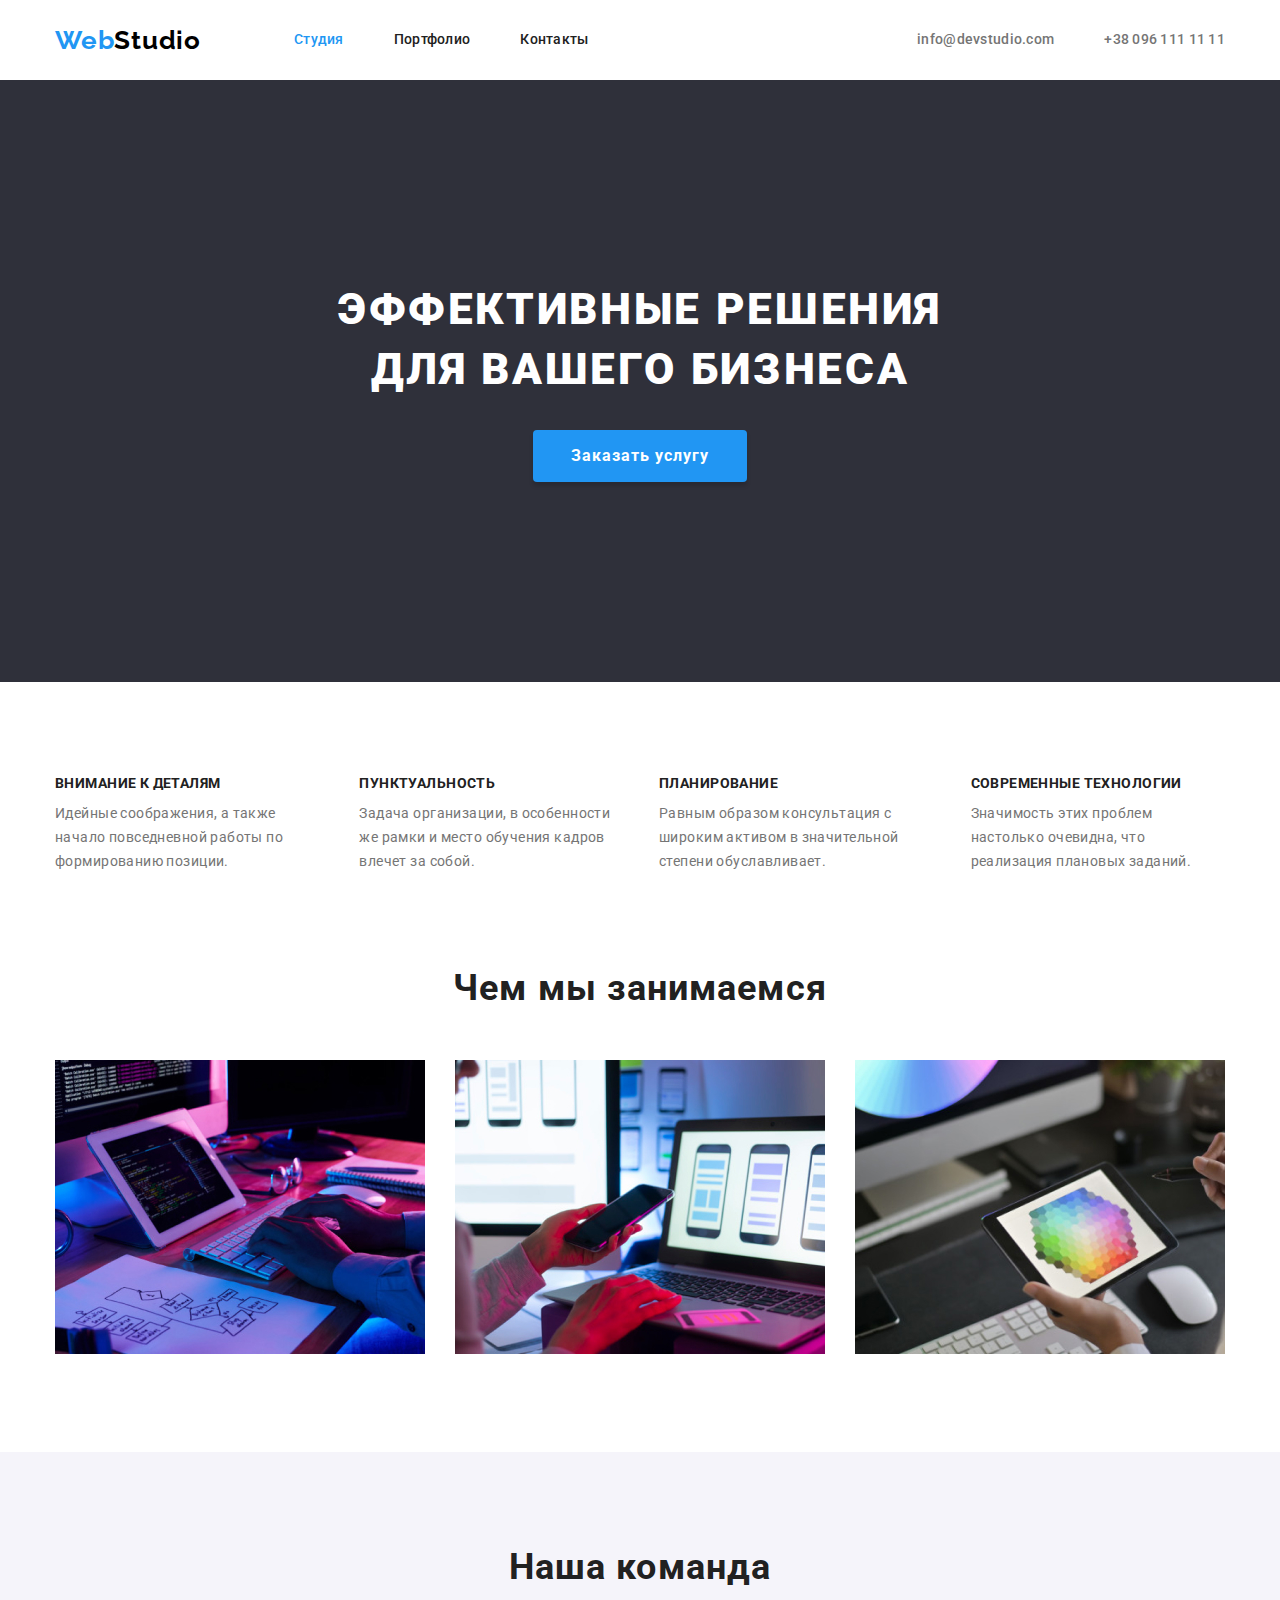
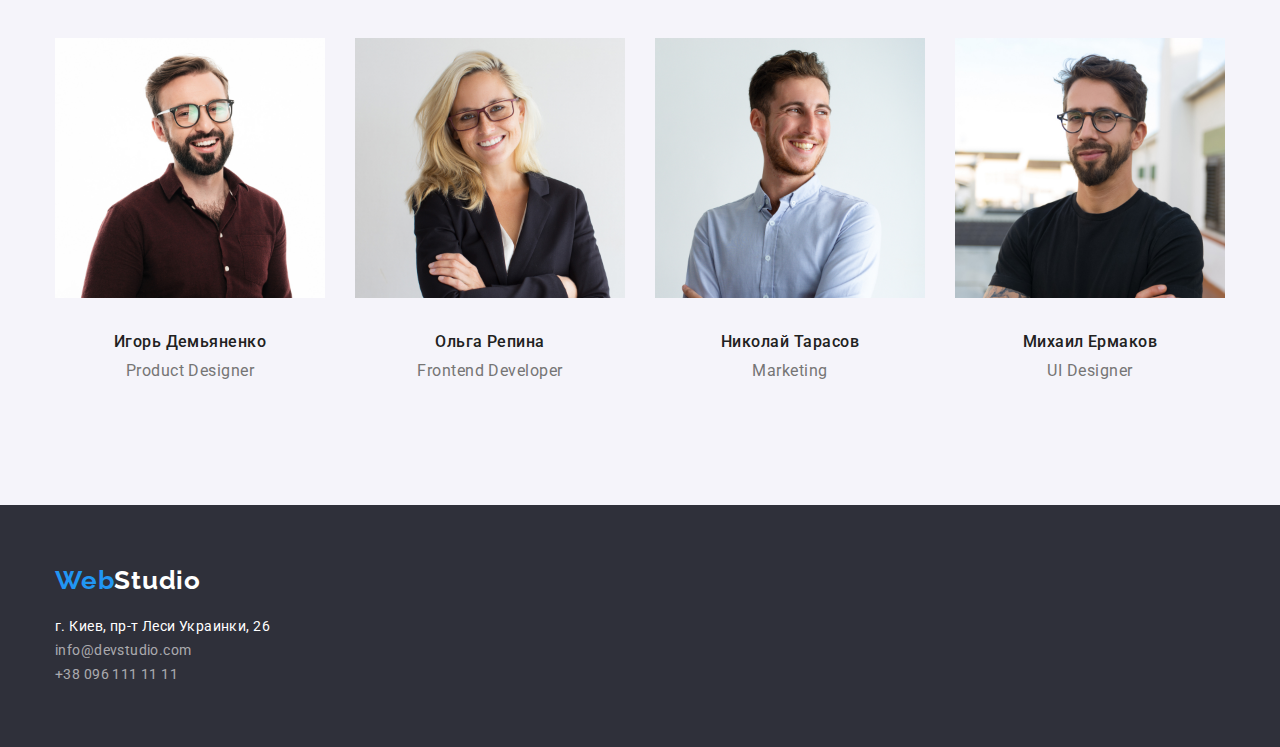
<file: index.html>
<!DOCTYPE html>
<html lang="ru">
  <head>
    <meta charset="UTF-8" />
    <meta name="viewport" content="width=device-width, initial-scale=1.0" />
    <title>Главная</title>
    <link rel="preconnect" href="https://fonts.gstatic.com" />
    <link
      href="https://fonts.googleapis.com/css2?family=Raleway:wght@700&family=Roboto:wght@400;500;700;900&display=swap"
      rel="stylesheet"
    />
    <link
      rel="stylesheet"
      href="https://cdnjs.cloudflare.com/ajax/libs/modern-normalize/1.0.0/modern-normalize.min.css"
    />
    <link rel="stylesheet" href="./css/styles.css" />
  </head>
  <body>
    <header>
      <div class="container header">
        <nav class="page-navi">
          <!-- логотип -->
          <a class="logo" href="./index.html"
            ><span class="logo-start">Web</span>Studio</a
          >

          <!-- Головна навігація -->

          <ul class="menu">
            <li class="item">
              <a class="page-nav-link current" href="./index.html">Студия</a>
            </li>
            <li class="item">
              <a class="page-nav-link" href="./portfolio.html">Портфолио</a>
            </li>
            <li class="item"><a class="page-nav-link" href="">Контакты</a></li>
          </ul>
        </nav>

        <ul class="contact">
          <li class="item">
            <a class="contact-link" href="mailto:info@devstudio.com"
              >info@devstudio.com</a
            >
          </li>
          <li class="item">
            <a class="contact-link" href="tel:+380961111111"
              >+38 096 111 11 11</a
            >
          </li>
        </ul>
      </div>
    </header>

    <main>
      <!-- Основний текст сайту -->
      <section class="hero">
        <div class="container">
          <h1 class="title">
            Эффективные решения<br />
            для вашего бизнеса
          </h1>

          <button class="hero-btn" type="button">
            <span class="text">Заказать услугу</span>
          </button>
        </div>
      </section>

      <!-- Особливості вебстудії -->
      <section class="special">
        <div class="container">
          <ul class="list-special">
            <li class="item">
              <h3 class="special-title">Внимание к деталям</h3>
              <p class="special-text">
                Идейные соображения, а также начало повседневной работы по
                формированию позиции.
              </p>
            </li>

            <li class="item">
              <h3 class="special-title">Пунктуальность</h3>
              <p class="special-text">
                Задача организации, в особенности же рамки и место обучения
                кадров влечет за собой.
              </p>
            </li>

            <li class="item">
              <h3 class="special-title">Планирование</h3>
              <p class="special-text">
                Равным образом консультация с широким активом в значительной
                степени обуславливает.
              </p>
            </li>

            <li class="item">
              <h3 class="special-title">Современные технологии</h3>
              <p class="special-text">
                Значимость этих проблем настолько очевидна, что реализация
                плановых заданий.
              </p>
            </li>
          </ul>
        </div>
      </section>

      <!-- Чим ми займаємось -->
      <section class="doings">
        <div class="container">
          <h2 class="doings-title">Чем мы занимаемся</h2>

          <ul class="doing-list">
            <li class="item">
              <img
                src="./images/todo1.jpg"
                alt="Людина працює за компом"
                width="370"
              />
            </li>
            <li class="item">
              <img
                src="./images/todo2.jpg"
                alt="Людина з телефоном у руці за ноутом"
                width="370"
              />
            </li>
            <li class="item">
              <img
                src="./images/todo3.jpg"
                alt="Людина з планшетом у руці"
                width="370"
              />
            </li>
          </ul>
        </div>
      </section>

      <!-- Наша команда  -->
      <section class="team">
        <div class="container">
          <h2 class="team-title">Наша команда</h2>

          <ul class="team-list">
            <li class="item">
              <img
                src="./images/igor.jpg"
                alt="фото чоловіка Игорь Демьяненко"
                width="270"
              />
              <h3 class="item-title">Игорь Демьяненко</h3>
              <p class="item-text">Product Designer</p>
            </li>

            <li class="item">
              <img
                src="./images/olga.jpg"
                alt="фото жінки Ольга Репина"
                width="270"
              />
              <h3 class="item-title">Ольга Репина</h3>
              <p class="item-text">Frontend Developer</p>
            </li>

            <li class="item">
              <img
                src="./images/nick.jpg"
                alt="фото чоловіка Николай Тарасов"
                width="270"
              />
              <h3 class="item-title">Николай Тарасов</h3>
              <p class="item-text">Marketing</p>
            </li>

            <li class="item">
              <img
                src="./images/misha.jpg"
                alt="фото чоловіка Михаил Ермаков"
                width="270"
              />
              <h3 class="item-title">Михаил Ермаков</h3>
              <p class="item-text">UI Designer</p>
            </li>
          </ul>
        </div>
      </section>
    </main>

    <!-- Підвал  -->
    <footer class="footer">
      <div class="container">
        <a class="logo-footer" href=""
          ><span class="logo-start">Web</span>Studio</a
        >
        <address class="footer-address">
          <p>г. Киев, пр-т Леси Украинки, 26</p>
          <p>
            <a class="footer-address-link" href="mailto:info@devstudio.com"
              >info@devstudio.com</a
            >
          </p>
          <p>
            <a class="footer-address-link" href="tel:+380961111111"
              >+38 096 111 11 11</a
            >
          </p>
        </address>
      </div>
    </footer>
  </body>
</html>
</file>
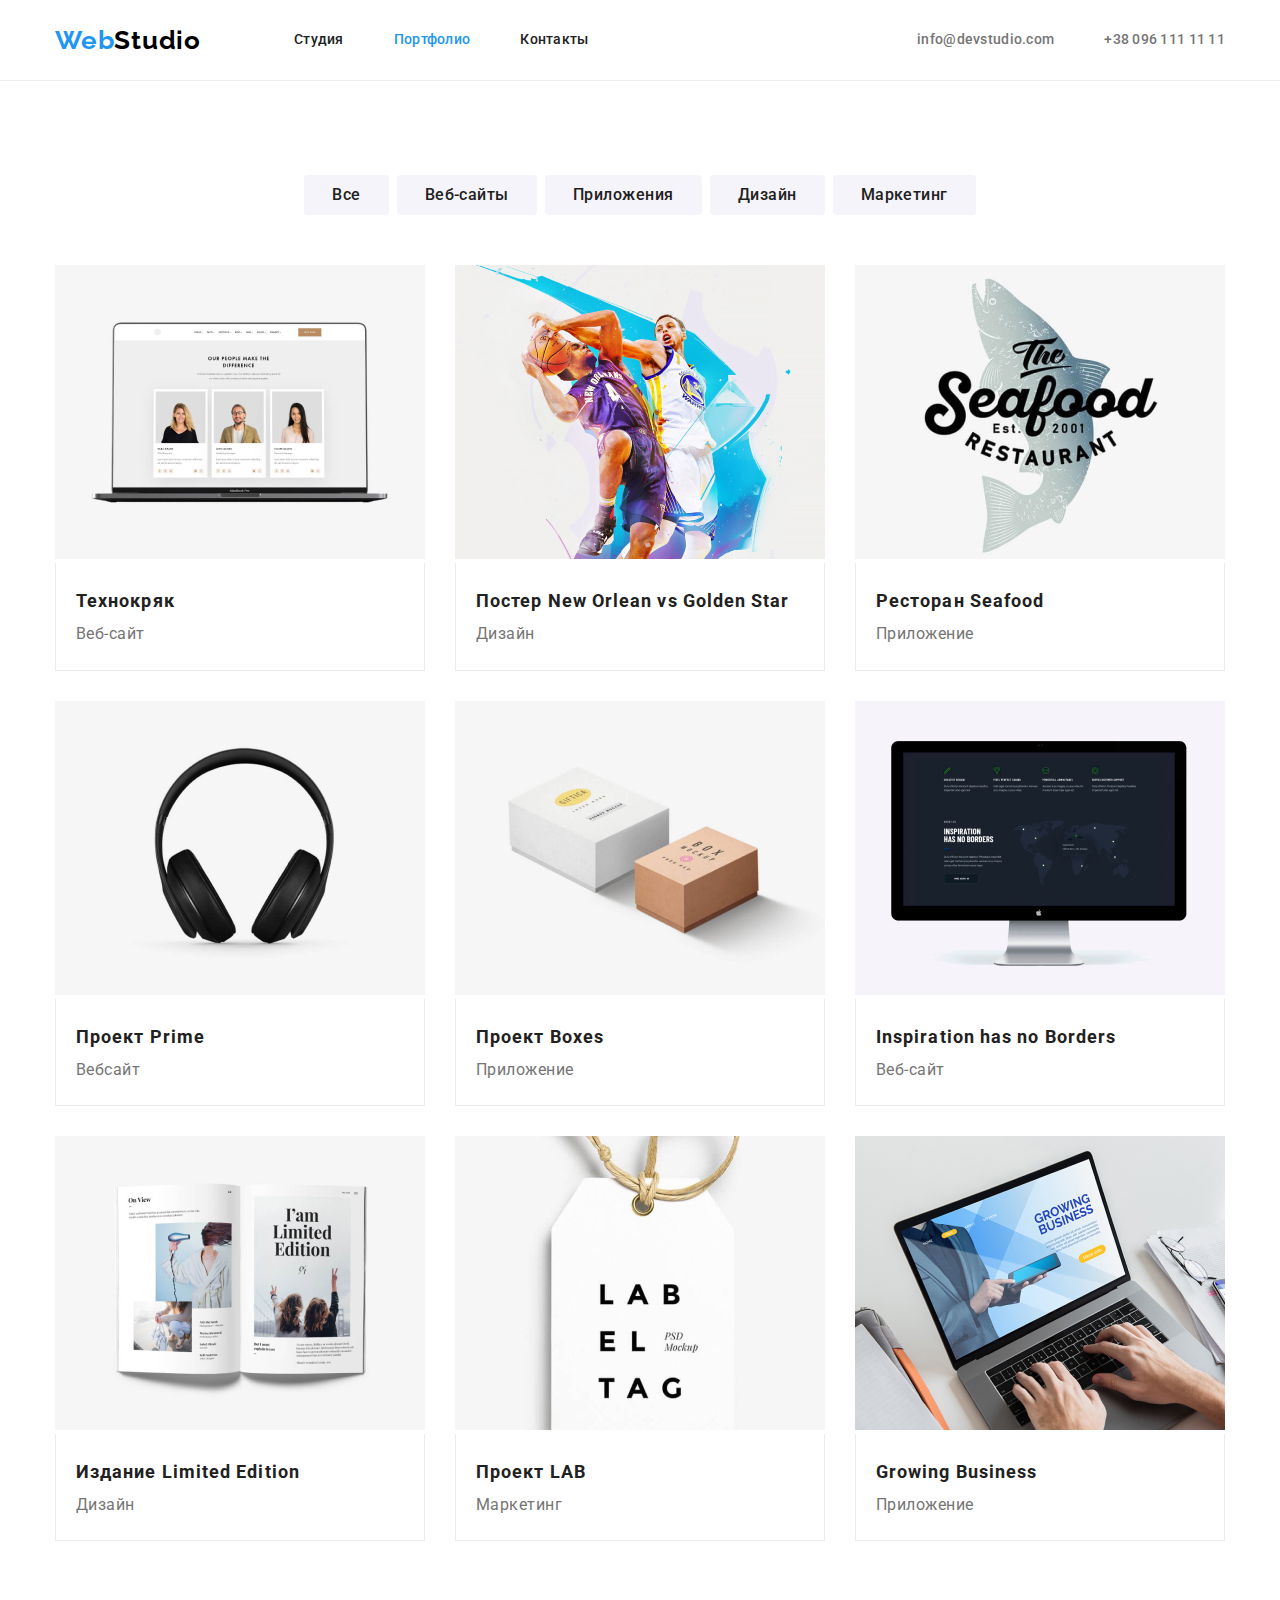
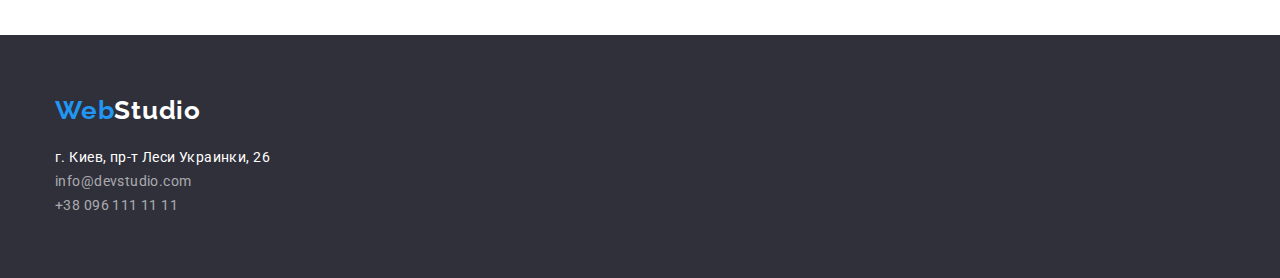
<file: portfolio.html>
<!DOCTYPE html>
<html lang="ru">
  <head>
    <meta charset="UTF-8" />
    <meta name="viewport" content="width=device-width, initial-scale=1.0" />
    <title>Портфолио</title>
    <link rel="preconnect" href="https://fonts.gstatic.com" />
    <link
      href="https://fonts.googleapis.com/css2?family=Raleway:wght@700&family=Roboto:wght@400;500;700;900&display=swap"
      rel="stylesheet"
    />
    <link
      rel="stylesheet"
      href="https://cdnjs.cloudflare.com/ajax/libs/modern-normalize/1.0.0/modern-normalize.min.css"
    />
    <link rel="stylesheet" href="./css/styles.css" />
  </head>
  <body class="page">
    <!-- хедер однаковий -->
    <header class="line">
      <div class="container header">
        <nav class="page-navi">
          <!-- логотип -->
          <a class="logo" href="./index.html"
            ><span class="logo-start">Web</span>Studio</a
          >

          <!-- Головна навігація -->

          <ul class="menu">
            <li class="item">
              <a class="page-nav-link" href="./index.html">Студия</a>
            </li>
            <li class="item">
              <a class="page-nav-link current" href="./portfolio.html"
                >Портфолио</a
              >
            </li>
            <li class="item"><a class="page-nav-link" href="">Контакты</a></li>
          </ul>
        </nav>

        <ul class="contact">
          <li class="item">
            <a class="contact-link" href="mailto:info@devstudio.com"
              >info@devstudio.com</a
            >
          </li>
          <li class="item">
            <a class="contact-link" href="tel:+380961111111"
              >+38 096 111 11 11</a
            >
          </li>
        </ul>
      </div>
    </header>

    <!-- навігація між проектами -->
    <main>
      <h1 class="visually-hidden">Портфолио</h1>
      <section class="portfolio">
        <div class="container">
          <h2 class="visually-hidden">Навигация</h2>
          <ul class="filter-list">
            <li class="filter-item">
              <button class="filter-btn" type="button">
                <span class="btn-text">Все</span>
              </button>
            </li>
            <li class="filter-item">
              <button class="filter-btn" type="button">
                <span class="btn-text">Веб-сайты</span>
              </button>
            </li>
            <li class="filter-item">
              <button class="filter-btn" type="button">
                <span class="btn-text">Приложения</span>
              </button>
            </li>
            <li class="filter-item">
              <button class="filter-btn" type="button">
                <span class="btn-text">Дизайн</span>
              </button>
            </li>
            <li class="filter-item">
              <button class="filter-btn" type="button">
                <span class="btn-text">Маркетинг</span>
              </button>
            </li>
          </ul>

          <!-- приклади робіт -->

          <h2 class="visually-hidden">Примеры работ</h2>

          <ul class="examples-list">
            <li class="examples-item">
              <a class="examples-link" href="">
                <img
                  src="./images/tehnocrack.jpg"
                  alt="відкритий ноутбук"
                  width="370"
                />
                <div class="carts">
                  <h3 class="link-title">Технокряк</h3>
                  <p class="link-text">Веб-сайт</p>
                </div>
              </a>
            </li>

            <li class="examples-item">
              <a class="examples-link" href="">
                <img
                  src="./images/design.jpg"
                  alt="баскетболісти боряться за м'яч"
                  width="370"
                />
                <div class="carts">
                  <h3 class="link-title">Постер New Orlean vs Golden Star</h3>
                  <p class="link-text">Дизайн</p>
                </div>
              </a>
            </li>

            <li class="examples-item">
              <a class="examples-link" href="">
                <img
                  src="./images/app.jpg"
                  alt="логотип ресторану"
                  width="370"
                />
                <div class="carts">
                  <h3 class="link-title">Ресторан Seafood</h3>
                  <p class="link-text">Приложение</p>
                </div>
              </a>
            </li>

            <li class="examples-item">
              <a class="examples-link" href="">
                <img src="./images/headphone.jpg" alt="навушники" width="370" />
                <div class="carts">
                  <h3 class="link-title">Проект Prime</h3>
                  <p class="link-text">Вебсайт</p>
                </div>
              </a>
            </li>

            <li class="examples-item">
              <a class="examples-link" href="">
                <img
                  src="./images/boxes.jpg"
                  alt="дві коробки, жовта і біла"
                  width="370"
                />
                <div class="carts">
                  <h3 class="link-title">Проект Boxes</h3>
                  <p class="link-text">Приложение</p>
                </div>
              </a>
            </li>

            <li class="examples-item">
              <a class="examples-link" href="">
                <img src="./images/imac.jpg" alt="аймак" width="370" />
                <div class="carts">
                  <h3 class="link-title">Inspiration has no Borders</h3>
                  <p class="link-text">Веб-сайт</p>
                </div>
              </a>
            </li>

            <li class="examples-item">
              <a class="examples-link" href="">
                <img src="./images/book.jpg" alt="відкрита книга" width="370" />
                <div class="carts">
                  <h3 class="link-title">Издание Limited Edition</h3>
                  <p class="link-text">Дизайн</p>
                </div>
              </a>
            </li>

            <li class="examples-item">
              <a class="examples-link" href="">
                <img src="./images/lab.jpg" alt="етикетка" width="370" />
                <div class="carts">
                  <h3 class="link-title">Проект LAB</h3>
                  <p class="link-text">Маркетинг</p>
                </div>
              </a>
            </li>

            <li class="examples-item">
              <a class="examples-link" href="">
                <img
                  src="./images/macbook.jpg"
                  alt="відкритий макбук"
                  width="370"
                />
                <div class="carts">
                  <h3 class="link-title">Growing Business</h3>
                  <p class="link-text">Приложение</p>
                </div>
              </a>
            </li>
          </ul>
        </div>
      </section>
    </main>

    <!-- Підвал  -->
    <footer class="footer">
      <div class="container">
        <a class="logo-footer" href=""
          ><span class="logo-start">Web</span>Studio</a
        >
        <address class="footer-address">
          <p>г. Киев, пр-т Леси Украинки, 26</p>
          <p>
            <a class="footer-address-link" href="mailto:info@devstudio.com"
              >info@devstudio.com</a
            >
          </p>
          <p>
            <a class="footer-address-link" href="tel:+380961111111"
              >+38 096 111 11 11</a
            >
          </p>
        </address>
      </div>
    </footer>
  </body>
</html>
</file>
<file: css/styles.css>
:root {
  --acent-color: #2196f3;
  --background-color: #ffffff;
}

/* ГЛАВНАЯ */
body {
  font-family: Roboto, sans-serif;
}

.container {
  margin-left: auto;
  margin-right: auto;
  width: 1200px;
  padding-left: 15px;
  padding-right: 15px;
  /* outline: 1px solid red; */
}

ul {
  padding: 0;
  margin: 0;
  list-style-type: none;
}
h2,
h3,
h4,
h5,
h6,
p {
  padding: 0;
  margin: 0;
}

.list {
  margin: 0;
  padding: 0;
}
.visually-hidden {
  position: absolute;
  clip: rect(0 0 0 0);
  width: 1;
  height: 1;
  margin: -1px;
}

/* *Хедер  */

.line {
  border-bottom: 1px solid #ececec;
}

.container.header {
  display: flex;
  justify-content: space-between;
}

.page-navi {
  display: flex;
  align-items: center;

  background-color: var(--background-color);
  font-weight: 500;
  font-size: 14px;
  line-height: 1.14;
  letter-spacing: 0.02em;
  color: #212121;
}

.menu {
  display: flex;
}

.menu .item:not(:last-child) {
  margin-right: 50px;
}

.logo {
  margin-right: 93px;

  font-family: Raleway;
  color: #000000;
  font-weight: 700;
  font-size: 26px;
  line-height: 1.19;
  letter-spacing: 0.03em;
  text-decoration: none;
}

.logo-start {
  color: var(--acent-color);
}

.page-nav-link {
  display: block;
  padding-top: 32px;
  padding-bottom: 32px;

  text-decoration: none;
  color: #212121;
}

.page-nav-link.current {
  color: var(--acent-color);
}

.contact {
  display: flex;

  font-weight: 500;
  font-size: 14px;
  line-height: 1.14;
  letter-spacing: 0.02em;
}

.contact .item:not(:last-child) {
  margin-right: 50px;
}

.contact-link {
  display: block;
  padding-top: 32px;
  padding-bottom: 32px;

  color: #757575;
  text-decoration: none;
}

.page-nav-link:hover,
.page-nav-link:focus,
.contact-link:hover,
.contact-link:focus {
  color: var(--acent-color);
}

/* *Футер */
.footer {
  padding-top: 60px;
  padding-bottom: 60px;

  background-color: #2f303a;
}

.logo-footer {
  display: block;
  margin-bottom: 20px;

  font-family: Raleway;
  font-weight: 700;
  font-size: 26px;
  line-height: 1.19;
  letter-spacing: 0.03em;
  text-decoration: none;
  color: var(--background-color);
}

.footer-address {
  font-style: normal;
  font-size: 14px;
  line-height: 1.71;
  letter-spacing: 0.03em;
  color: var(--background-color);
}

.footer-address a {
  display: block;

  color: rgba(255, 255, 255, 0.6);
  text-decoration: none;
}

/* *Герой */
.hero {
  padding-bottom: 200px;
  padding-top: 200px;

  background-color: #2f303a;
  text-align: center;
}

.hero .title {
  margin-top: 0;
  margin-bottom: 30px;

  font-weight: 900;
  font-size: 44px;
  line-height: 1.36;

  letter-spacing: 0.06em;
  color: var(--background-color);
  text-transform: uppercase;
}

.hero-btn {
  border: 0;
  border-radius: 4px;

  background: var(--acent-color);
  box-shadow: 0px 4px 4px rgba(0, 0, 0, 0.15);
  border-radius: 4px;
  cursor: pointer;
}

.hero-btn > .text {
  display: block;
  margin-left: 32px;
  margin-right: 32px;
  margin-top: 10px;
  margin-bottom: 10px;

  font-family: Roboto;
  font-weight: 700;
  font-size: 16px;
  line-height: 1.88;
  align-items: center;
  text-align: center;
  letter-spacing: 0.06em;
  color: var(--background-color);
}

/* *Особливості */
.special {
  padding-top: 94px;
  padding-bottom: 94px;

  background-color: var(--background-color);
}

.list-special {
  display: flex;
}

.list-special .item:not(:last-child) {
  margin-right: 30px;
}

.special-title {
  padding-bottom: 10px;

  font-weight: 700;
  font-size: 14px;
  line-height: 1.14;
  letter-spacing: 0.03em;
  color: #212121;
  text-transform: uppercase;
}

.special-text {
  font-size: 14px;
  line-height: 1.71;
  letter-spacing: 0.03em;
  color: #757575;
}

/* *Чим займаємось */

.doings {
  padding-bottom: 94px;
}

.doing-list {
  display: flex;
}

.doing-list .item:not(:last-child) {
  margin-right: 30px;
}

.doings-title {
  margin-bottom: 50px;

  font-weight: 700;
  font-size: 36px;
  line-height: 1.17;
  text-align: center;
  letter-spacing: 0.03em;
  color: #212121;
}

/* *Наша команда */
.team {
  padding-bottom: 94px;
  padding-top: 94px;

  background-color: #f5f4fa;
}

.team-list {
  display: flex;
}

.team-list .item:not(:last-child) {
  margin-right: 30px;
}

.team-title {
  margin-bottom: 50px;

  font-weight: 700;
  font-size: 36px;
  line-height: 1.17;
  text-align: center;
  letter-spacing: 0.03em;
  color: #212121;
}

.item .item-title {
  margin-top: 30px;
  margin-bottom: 10px;

  font-weight: 500;
  font-size: 16px;
  line-height: 1.19;
  letter-spacing: 0.03em;
  text-align: center;
  color: #212121;
}

.item .item-text {
  padding-bottom: 30px;

  font-weight: 400;
  font-size: 16px;
  line-height: 1.19;
  letter-spacing: 0.03em;
  text-align: center;
  color: #757575;
}

/* ПОРТФОЛИО */

.portfolio {
  padding-top: 94px;
  padding-bottom: 94px;
}

/* *фільтр */
.filter-list {
  display: flex;
  justify-content: center;

  margin-bottom: 50px;
}

.filter-list .filter-item:not(:last-child) {
  margin-right: 8px;
}

.filter-btn {
  border: 0;
  border-radius: 4px;

  cursor: pointer;

  background-color: #f5f4fa;
  font-weight: 500;
  font-size: 16px;
  line-height: 1.63;
  letter-spacing: 0.03em;
  color: #212121;
}

.btn-text {
  display: block;
  margin-top: 6px;
  margin-bottom: 6px;
  margin-left: 22px;
  margin-right: 22px;
}

.filter-item > .btn-text {
  font-family: Roboto;
  font-weight: 500;
  font-size: 16px;
  line-height: 1.63;
  text-align: center;
  letter-spacing: 0.03em;
}

.filter-btn:hover,
.filter-btn:focus {
  background-color: var(--acent-color);
  color: var(--background-color);
}

/* *приклади робіт */

.examples-list {
  display: flex;
  flex-wrap: wrap;
  margin-left: -30px;
  margin-top: -30px;
}

.examples-item {
  margin-left: 30px;
  margin-top: 30px;
  flex-basis: calc(100% / 3 - 30px);
}
.carts {
  padding-top: 20px;
  padding-right: 24px;
  padding-bottom: 20px;
  padding-left: 20px;

  border-bottom: 1px solid #ececec;
  border-left: 1px solid #ececec;
  border-right: 1px solid #ececec;
}

.examples-link {
  text-decoration: none;
}

.examples-item .link-title {
  font-weight: 700;
  font-size: 18px;
  line-height: 2;
  letter-spacing: 0.06em;
  color: #212121;
}

.examples-item .link-text {
  font-size: 16px;
  line-height: 1.88;
  letter-spacing: 0.03em;
  color: #757575;
}
</file>
